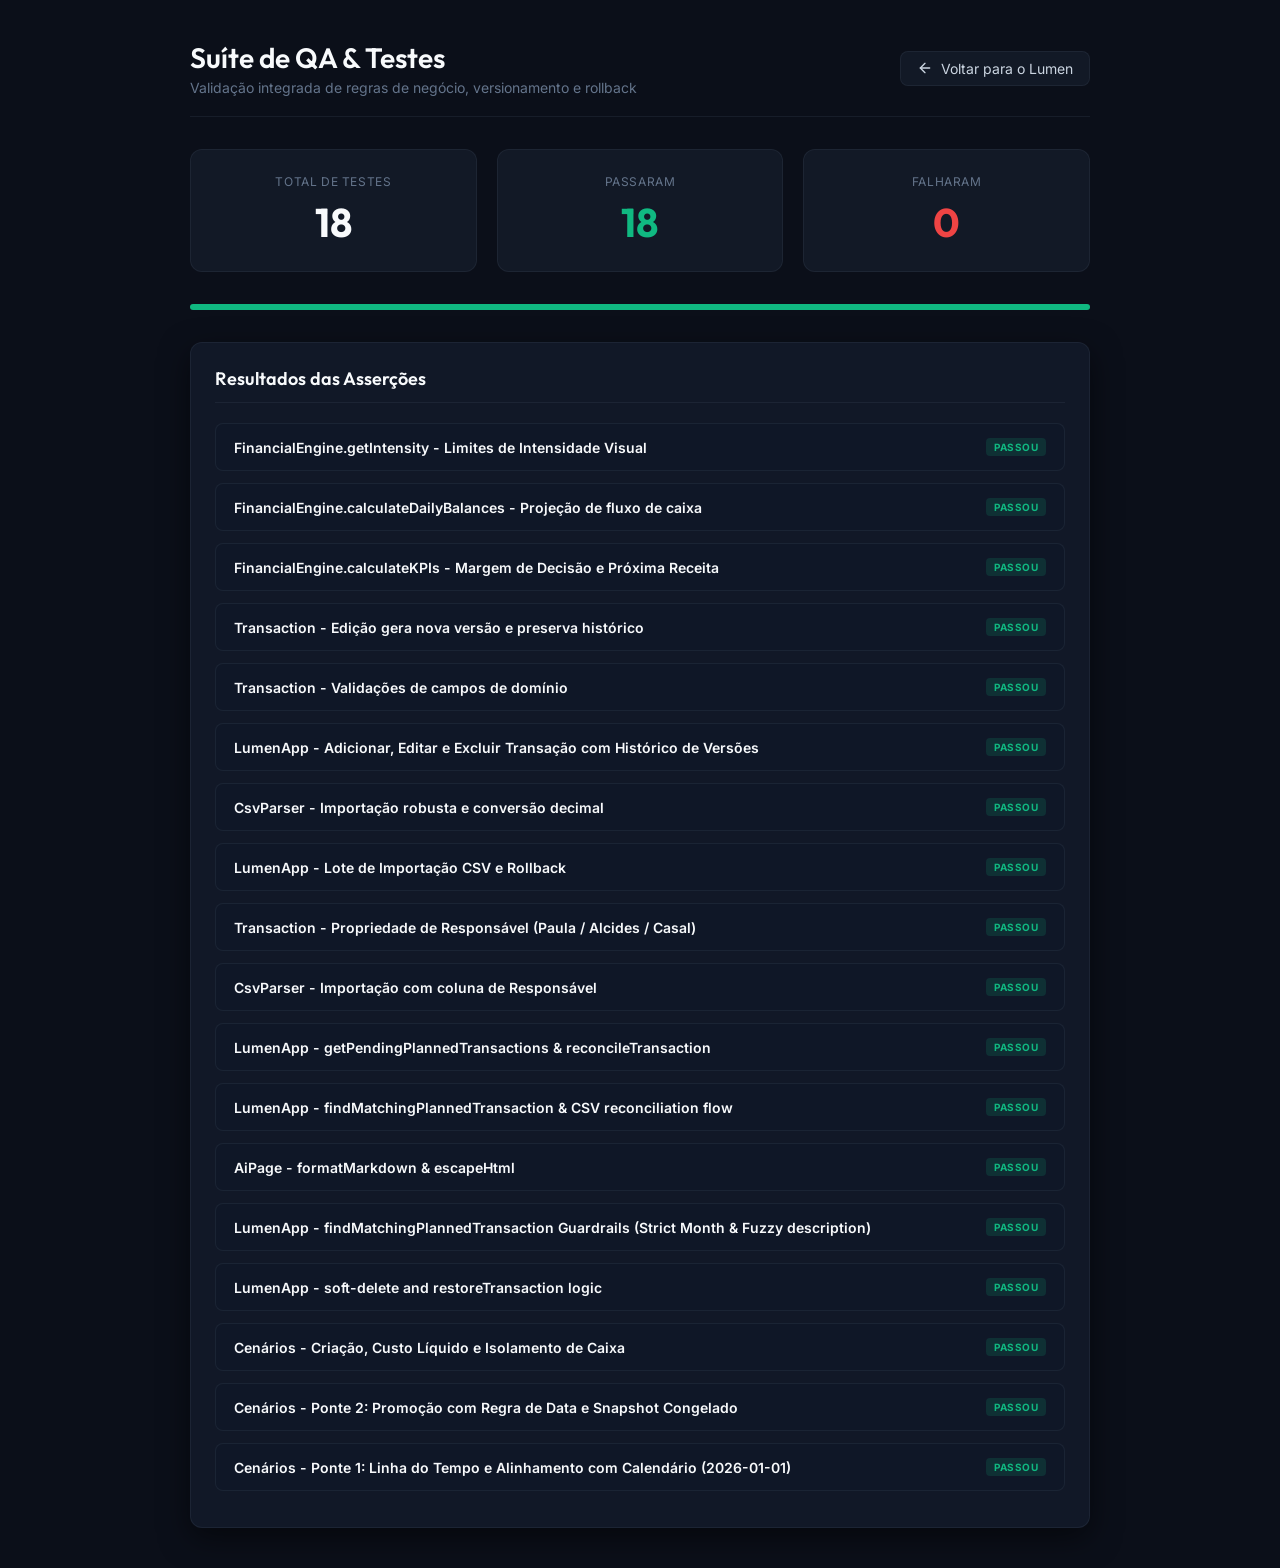
<file: tests.html>
<!DOCTYPE html>
<html lang="pt-BR">
<head>
  <meta charset="UTF-8">
  <meta name="viewport" content="width=device-width, initial-scale=1.0">
  <title>Lumen Test Runner — Suíte de QA</title>
  <link rel="preconnect" href="https://fonts.googleapis.com">
  <link rel="preconnect" href="https://fonts.gstatic.com" crossorigin>
  <link href="https://fonts.googleapis.com/css2?family=Outfit:wght@400;600;700&family=Inter:wght@400;500;600;700&display=swap" rel="stylesheet">
  <style>
    :root {
      --bg-base: #0b0f19;
      --bg-sidebar: #111827;
      --bg-card: rgba(30, 41, 59, 0.4);
      --border-color: rgba(71, 85, 105, 0.2);
      --color-pass: #10b981;
      --color-fail: #ef4444;
      --text-main: #f8fafc;
      --text-secondary: #cbd5e1;
      --text-muted: #64748b;
    }
    * { box-sizing: border-box; margin: 0; padding: 0; }
    body {
      background-color: var(--bg-base);
      color: var(--text-main);
      font-family: 'Inter', sans-serif;
      padding: 40px 20px;
      min-height: 100vh;
    }
    h1, h2, h3 { font-family: 'Outfit', sans-serif; font-weight: 600; }
    .container {
      max-width: 900px;
      margin: 0 auto;
    }
    header {
      margin-bottom: 32px;
      border-bottom: 1px solid var(--border-color);
      padding-bottom: 20px;
      display: flex;
      justify-content: space-between;
      align-items: center;
    }
    h1 { font-size: 28px; }
    .back-btn {
      display: inline-flex;
      align-items: center;
      gap: 8px;
      color: var(--text-secondary);
      text-decoration: none;
      font-size: 14px;
      border: 1px solid var(--border-color);
      padding: 8px 16px;
      border-radius: 8px;
      background: var(--bg-card);
      transition: 0.2s ease;
    }
    .back-btn:hover {
      color: var(--text-main);
      border-color: var(--text-muted);
    }
    /* Stats panel */
    .stats-row {
      display: grid;
      grid-template-columns: repeat(3, 1fr);
      gap: 20px;
      margin-bottom: 32px;
    }
    .stat-card {
      background: var(--bg-card);
      border: 1px solid var(--border-color);
      padding: 24px;
      border-radius: 12px;
      text-align: center;
    }
    .stat-val {
      font-size: 40px;
      font-weight: 700;
      font-family: 'Outfit', sans-serif;
      margin-top: 8px;
    }
    .stat-label {
      font-size: 12px;
      text-transform: uppercase;
      letter-spacing: 0.05em;
      color: var(--text-muted);
    }
    .stat-pass { color: var(--color-pass); }
    .stat-fail { color: var(--color-fail); }

    /* Progress bar */
    .progress-container {
      background: var(--border-color);
      height: 6px;
      border-radius: 3px;
      margin-bottom: 32px;
      overflow: hidden;
    }
    .progress-bar {
      height: 100%;
      width: 0%;
      background: var(--color-pass);
      transition: width 0.4s ease;
    }
    .progress-bar.has-failed {
      background: var(--color-fail);
    }

    /* Test list styles */
    .test-suite-card {
      background: var(--bg-sidebar);
      border: 1px solid var(--border-color);
      border-radius: 12px;
      padding: 24px;
      box-shadow: 0 10px 30px rgba(0,0,0,0.5);
    }
    .suite-title {
      font-size: 18px;
      margin-bottom: 20px;
      border-bottom: 1px solid var(--border-color);
      padding-bottom: 12px;
    }
    .test-case {
      border: 1px solid var(--border-color);
      background: rgba(15,23,42,0.3);
      border-radius: 8px;
      margin-bottom: 12px;
      overflow: hidden;
    }
    .test-case-header {
      padding: 14px 18px;
      display: flex;
      justify-content: space-between;
      align-items: center;
      cursor: pointer;
      font-weight: 600;
      font-size: 14px;
      transition: background 0.2s ease;
    }
    .test-case-header:hover {
      background: rgba(15,23,42,0.5);
    }
    .test-status-pill {
      font-size: 10px;
      font-weight: 700;
      text-transform: uppercase;
      padding: 3px 8px;
      border-radius: 4px;
      letter-spacing: 0.05em;
    }
    .pill-pass {
      background-color: rgba(16, 185, 129, 0.15);
      color: var(--color-pass);
    }
    .pill-fail {
      background-color: rgba(239, 68, 68, 0.15);
      color: var(--color-fail);
    }
    .test-case-details {
      padding: 18px;
      background: var(--bg-base);
      border-top: 1px solid var(--border-color);
      font-size: 13px;
      font-family: monospace;
      color: var(--text-secondary);
      line-height: 1.6;
      display: none;
    }
    .test-case.expanded .test-case-details {
      display: block;
    }
    .assertion-line {
      display: flex;
      align-items: center;
      gap: 8px;
      margin-bottom: 6px;
    }
    .assertion-line.fail {
      color: var(--color-fail);
    }
    .assertion-line.pass {
      color: var(--text-secondary);
    }
    .assertion-dot {
      width: 6px;
      height: 6px;
      border-radius: 50%;
      display: inline-block;
    }
    .dot-pass { background-color: var(--color-pass); }
    .dot-fail { background-color: var(--color-fail); }
  </style>
</head>
<body>

  <div class="container">
    <header>
      <div>
        <h1>Suíte de QA & Testes</h1>
        <p style="color: var(--text-muted); font-size:14px; margin-top:4px;">Validação integrada de regras de negócio, versionamento e rollback</p>
      </div>
      <a href="index.html" class="back-btn">
        <svg width="16" height="16" viewBox="0 0 24 24" fill="none" stroke="currentColor" stroke-width="2" stroke-linecap="round" stroke-linejoin="round"><line x1="19" y1="12" x2="5" y2="12"></line><polyline points="12 19 5 12 12 5"></polyline></svg>
        Voltar para o Lumen
      </a>
    </header>

    <!-- Stats row -->
    <div class="stats-row">
      <div class="stat-card">
        <div class="stat-label">Total de Testes</div>
        <div class="stat-val" id="total-val">0</div>
      </div>
      <div class="stat-card">
        <div class="stat-label">Passaram</div>
        <div class="stat-val stat-pass" id="pass-val">0</div>
      </div>
      <div class="stat-card">
        <div class="stat-label">Falharam</div>
        <div class="stat-val stat-fail" id="fail-val">0</div>
      </div>
    </div>

    <!-- Progress bar -->
    <div class="progress-container">
      <div class="progress-bar" id="progress-bar"></div>
    </div>

    <!-- Suite Listings -->
    <div class="test-suite-card">
      <h3 class="suite-title">Resultados das Asserções</h3>
      <div id="test-list-body">
        <!-- Rendered dynamically -->
        <div style="text-align: center; color: var(--text-muted); padding: 20px;">Carregando testes...</div>
      </div>
    </div>
  </div>

  <!-- App Core Scripts -->
  <script src="src/domain/FinancialEngine.js"></script>
  <script src="src/domain/Account.js"></script>
  <script src="src/domain/Category.js"></script>
  <script src="src/domain/Transaction.js"></script>
  <script src="src/domain/Scenario.js"></script>
  <script src="src/domain/ScenarioItem.js"></script>
  <script src="src/infrastructure/Storage.js"></script>
  <script src="src/infrastructure/CsvParser.js"></script>
  <script src="src/application/LumenApp.js"></script>
  <script src="src/ui/AiPage.js"></script>
  <!-- Test Suite -->
  <script src="tests.js"></script>
</body>
</html>
</file>
